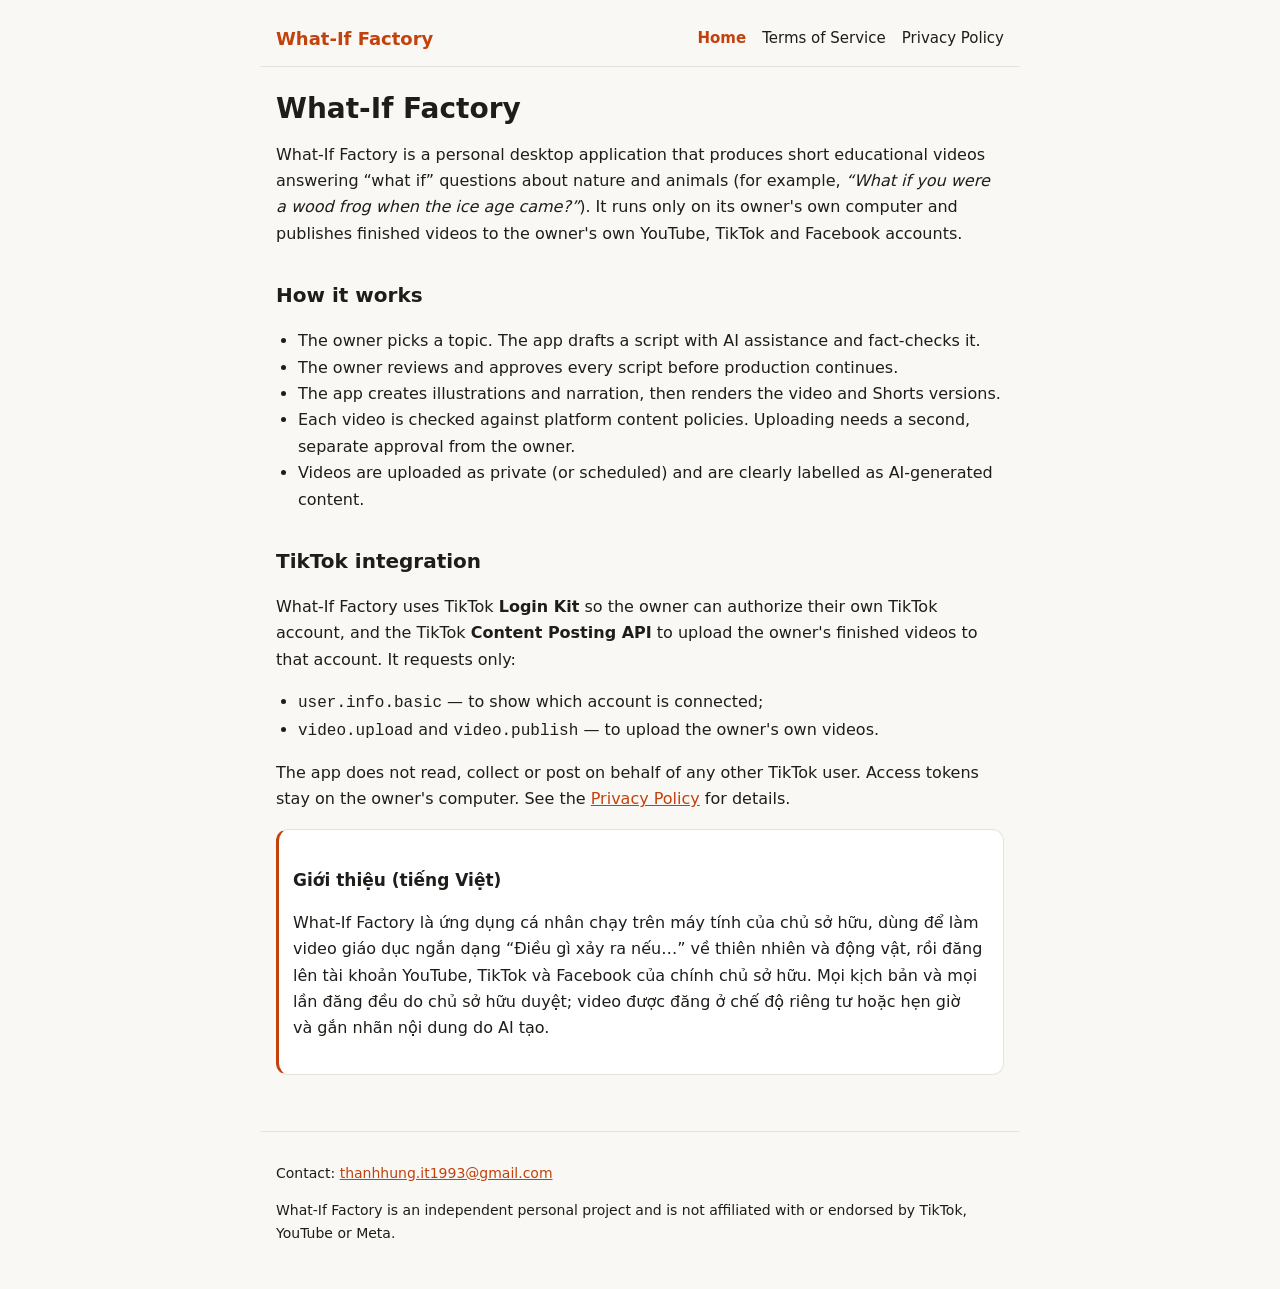
<file: index.html>
<!doctype html>
<html lang="en">
<head>
  <meta charset="utf-8">
  <meta name="viewport" content="width=device-width, initial-scale=1">
  <title>What-If Factory</title>
  <meta name="description" content="What-If Factory is a personal desktop tool that produces short educational &quot;what if&quot; animated videos and publishes them to the owner's own social media accounts.">
  <link rel="icon" type="image/png" href="app-icon-1024.png">
  <link rel="stylesheet" href="style.css">
</head>
<body>
  <header>
    <a class="brand" href="./">What-If Factory</a>
    <nav>
      <a href="./" aria-current="page">Home</a>
      <a href="terms.html">Terms of Service</a>
      <a href="privacy.html">Privacy Policy</a>
    </nav>
  </header>
  <main>
    <h1>What-If Factory</h1>
    <p>What-If Factory is a personal desktop application that produces short educational videos answering
      &ldquo;what if&rdquo; questions about nature and animals (for example, <em>&ldquo;What if you were a wood frog when the ice age came?&rdquo;</em>).
      It runs only on its owner's own computer and publishes finished videos to the owner's own YouTube, TikTok and Facebook accounts.</p>

    <h2>How it works</h2>
    <ul>
      <li>The owner picks a topic. The app drafts a script with AI assistance and fact-checks it.</li>
      <li>The owner reviews and approves every script before production continues.</li>
      <li>The app creates illustrations and narration, then renders the video and Shorts versions.</li>
      <li>Each video is checked against platform content policies. Uploading needs a second, separate approval from the owner.</li>
      <li>Videos are uploaded as private (or scheduled) and are clearly labelled as AI-generated content.</li>
    </ul>

    <h2>TikTok integration</h2>
    <p>What-If Factory uses TikTok <strong>Login Kit</strong> so the owner can authorize their own TikTok account, and the
      TikTok <strong>Content Posting API</strong> to upload the owner's finished videos to that account. It requests only:</p>
    <ul>
      <li><code>user.info.basic</code> &mdash; to show which account is connected;</li>
      <li><code>video.upload</code> and <code>video.publish</code> &mdash; to upload the owner's own videos.</li>
    </ul>
    <p>The app does not read, collect or post on behalf of any other TikTok user. Access tokens stay on the owner's computer.
      See the <a href="privacy.html">Privacy Policy</a> for details.</p>

    <div class="card vi" lang="vi">
      <h3>Giới thiệu (tiếng Việt)</h3>
      <p>What-If Factory là ứng dụng cá nhân chạy trên máy tính của chủ sở hữu, dùng để làm video giáo dục ngắn dạng
        &ldquo;Điều gì xảy ra nếu…&rdquo; về thiên nhiên và động vật, rồi đăng lên tài khoản YouTube, TikTok và Facebook của chính chủ sở hữu.
        Mọi kịch bản và mọi lần đăng đều do chủ sở hữu duyệt; video được đăng ở chế độ riêng tư hoặc hẹn giờ và gắn nhãn nội dung do AI tạo.</p>
    </div>
  </main>
  <footer>
    <p>Contact: <a href="mailto:thanhhung.it1993@gmail.com">thanhhung.it1993@gmail.com</a></p>
    <p>What-If Factory is an independent personal project and is not affiliated with or endorsed by TikTok, YouTube or Meta.</p>
  </footer>
</body>
</html>
</file>
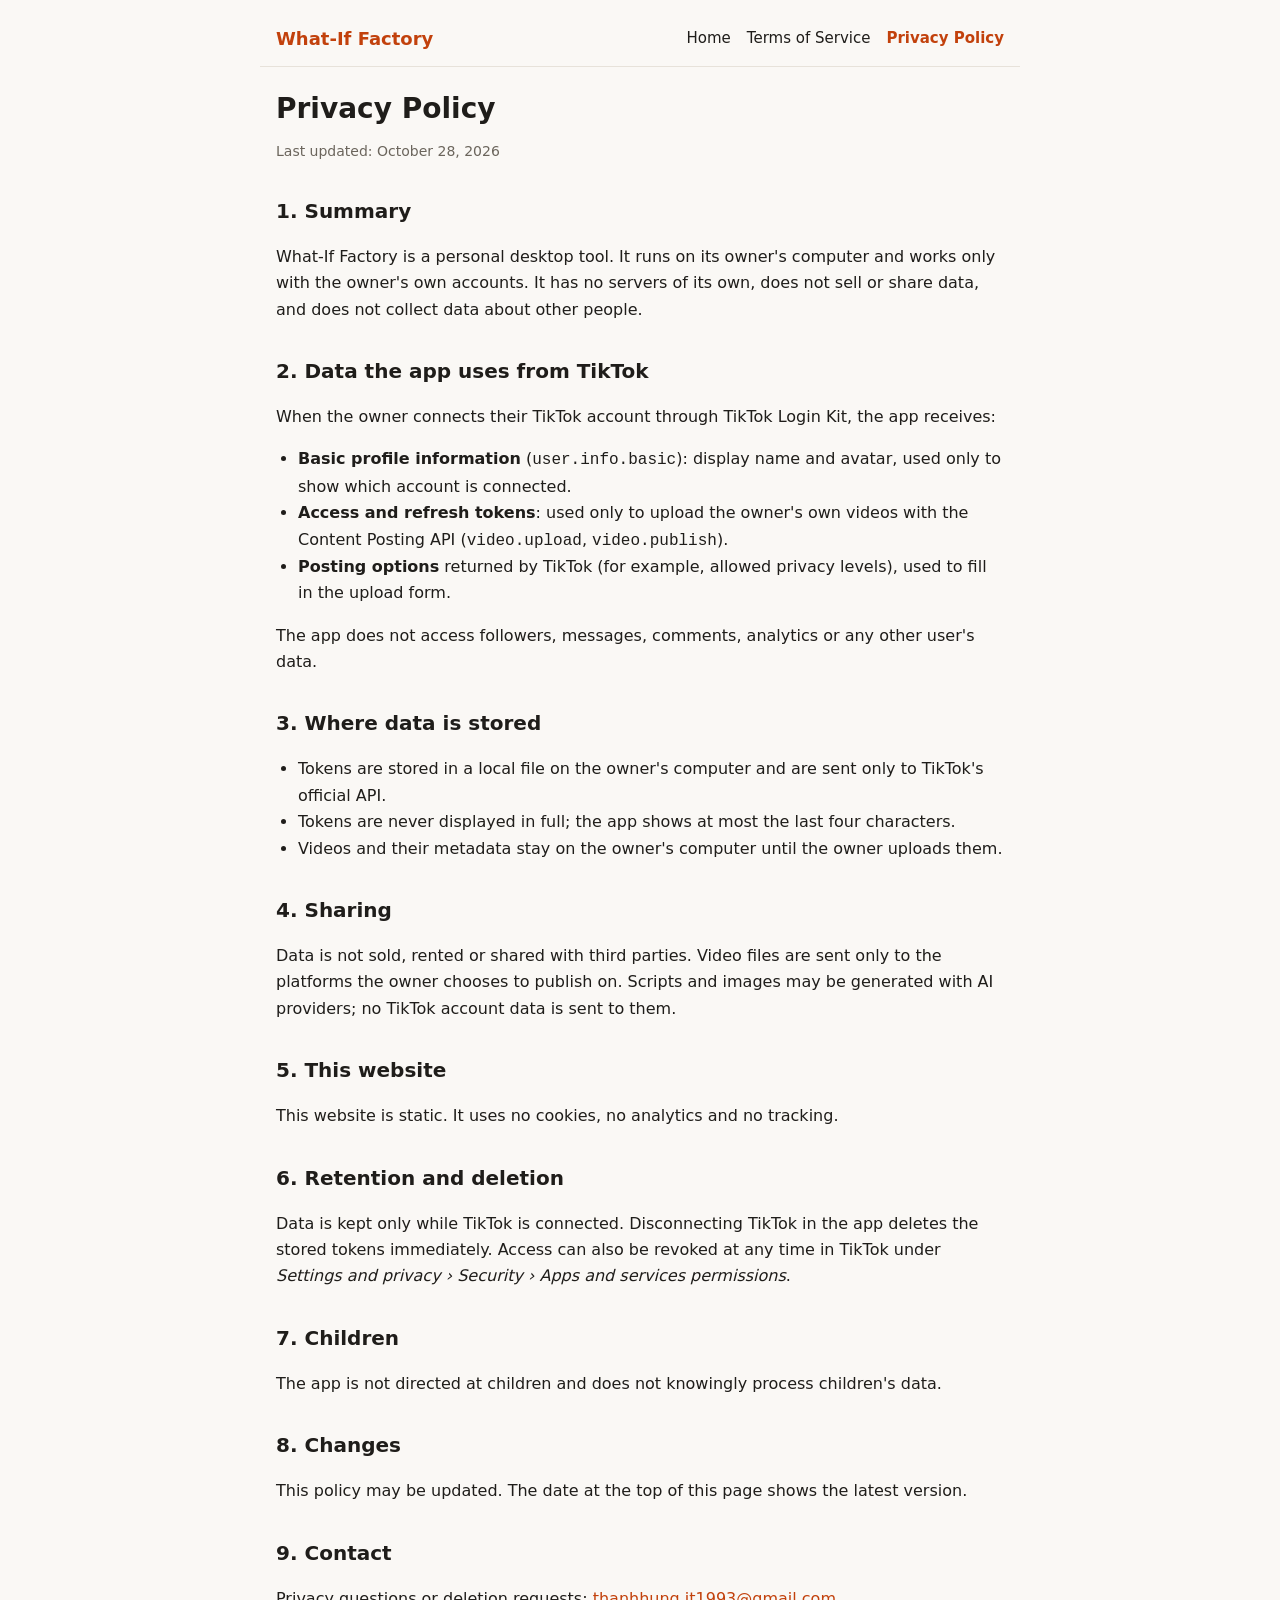
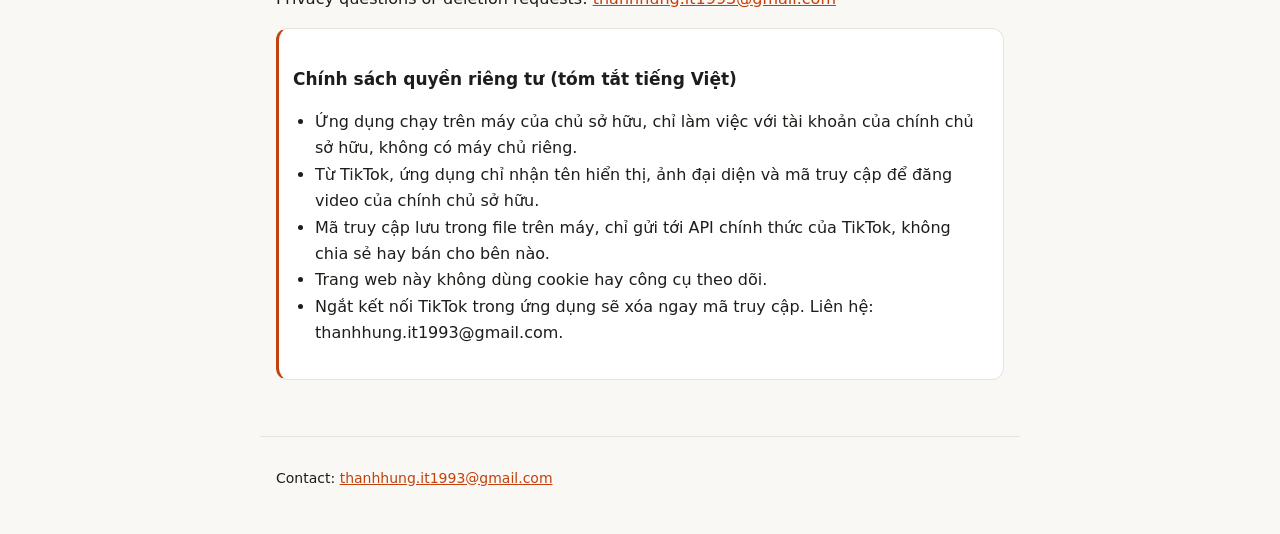
<file: privacy.html>
<!doctype html>
<html lang="en">
<head>
  <meta charset="utf-8">
  <meta name="viewport" content="width=device-width, initial-scale=1">
  <title>Privacy Policy · What-If Factory</title>
  <meta name="description" content="Privacy Policy for What-If Factory: what data the app uses, where it is stored and how to remove it.">
  <link rel="icon" type="image/png" href="app-icon-1024.png">
  <link rel="stylesheet" href="style.css">
</head>
<body>
  <header>
    <a class="brand" href="./">What-If Factory</a>
    <nav>
      <a href="./">Home</a>
      <a href="terms.html">Terms of Service</a>
      <a href="privacy.html" aria-current="page">Privacy Policy</a>
    </nav>
  </header>
  <main>
    <h1>Privacy Policy</h1>
    <p class="muted">Last updated: October 28, 2026</p>

    <h2>1. Summary</h2>
    <p>What-If Factory is a personal desktop tool. It runs on its owner's computer and works only with the owner's own accounts.
      It has no servers of its own, does not sell or share data, and does not collect data about other people.</p>

    <h2>2. Data the app uses from TikTok</h2>
    <p>When the owner connects their TikTok account through TikTok Login Kit, the app receives:</p>
    <ul>
      <li><strong>Basic profile information</strong> (<code>user.info.basic</code>): display name and avatar, used only to show which account is connected.</li>
      <li><strong>Access and refresh tokens</strong>: used only to upload the owner's own videos with the Content Posting API (<code>video.upload</code>, <code>video.publish</code>).</li>
      <li><strong>Posting options</strong> returned by TikTok (for example, allowed privacy levels), used to fill in the upload form.</li>
    </ul>
    <p>The app does not access followers, messages, comments, analytics or any other user's data.</p>

    <h2>3. Where data is stored</h2>
    <ul>
      <li>Tokens are stored in a local file on the owner's computer and are sent only to TikTok's official API.</li>
      <li>Tokens are never displayed in full; the app shows at most the last four characters.</li>
      <li>Videos and their metadata stay on the owner's computer until the owner uploads them.</li>
    </ul>

    <h2>4. Sharing</h2>
    <p>Data is not sold, rented or shared with third parties. Video files are sent only to the platforms the owner chooses to publish on.
      Scripts and images may be generated with AI providers; no TikTok account data is sent to them.</p>

    <h2>5. This website</h2>
    <p>This website is static. It uses no cookies, no analytics and no tracking.</p>

    <h2>6. Retention and deletion</h2>
    <p>Data is kept only while TikTok is connected. Disconnecting TikTok in the app deletes the stored tokens immediately.
      Access can also be revoked at any time in TikTok under <em>Settings and privacy &rsaquo; Security &rsaquo; Apps and services permissions</em>.</p>

    <h2>7. Children</h2>
    <p>The app is not directed at children and does not knowingly process children's data.</p>

    <h2>8. Changes</h2>
    <p>This policy may be updated. The date at the top of this page shows the latest version.</p>

    <h2>9. Contact</h2>
    <p>Privacy questions or deletion requests: <a href="mailto:thanhhung.it1993@gmail.com">thanhhung.it1993@gmail.com</a></p>

    <div class="card vi" lang="vi">
      <h3>Chính sách quyền riêng tư (tóm tắt tiếng Việt)</h3>
      <ul>
        <li>Ứng dụng chạy trên máy của chủ sở hữu, chỉ làm việc với tài khoản của chính chủ sở hữu, không có máy chủ riêng.</li>
        <li>Từ TikTok, ứng dụng chỉ nhận tên hiển thị, ảnh đại diện và mã truy cập để đăng video của chính chủ sở hữu.</li>
        <li>Mã truy cập lưu trong file trên máy, chỉ gửi tới API chính thức của TikTok, không chia sẻ hay bán cho bên nào.</li>
        <li>Trang web này không dùng cookie hay công cụ theo dõi.</li>
        <li>Ngắt kết nối TikTok trong ứng dụng sẽ xóa ngay mã truy cập. Liên hệ: thanhhung.it1993@gmail.com.</li>
      </ul>
    </div>
  </main>
  <footer>
    <p>Contact: <a href="mailto:thanhhung.it1993@gmail.com">thanhhung.it1993@gmail.com</a></p>
  </footer>
</body>
</html>
</file>
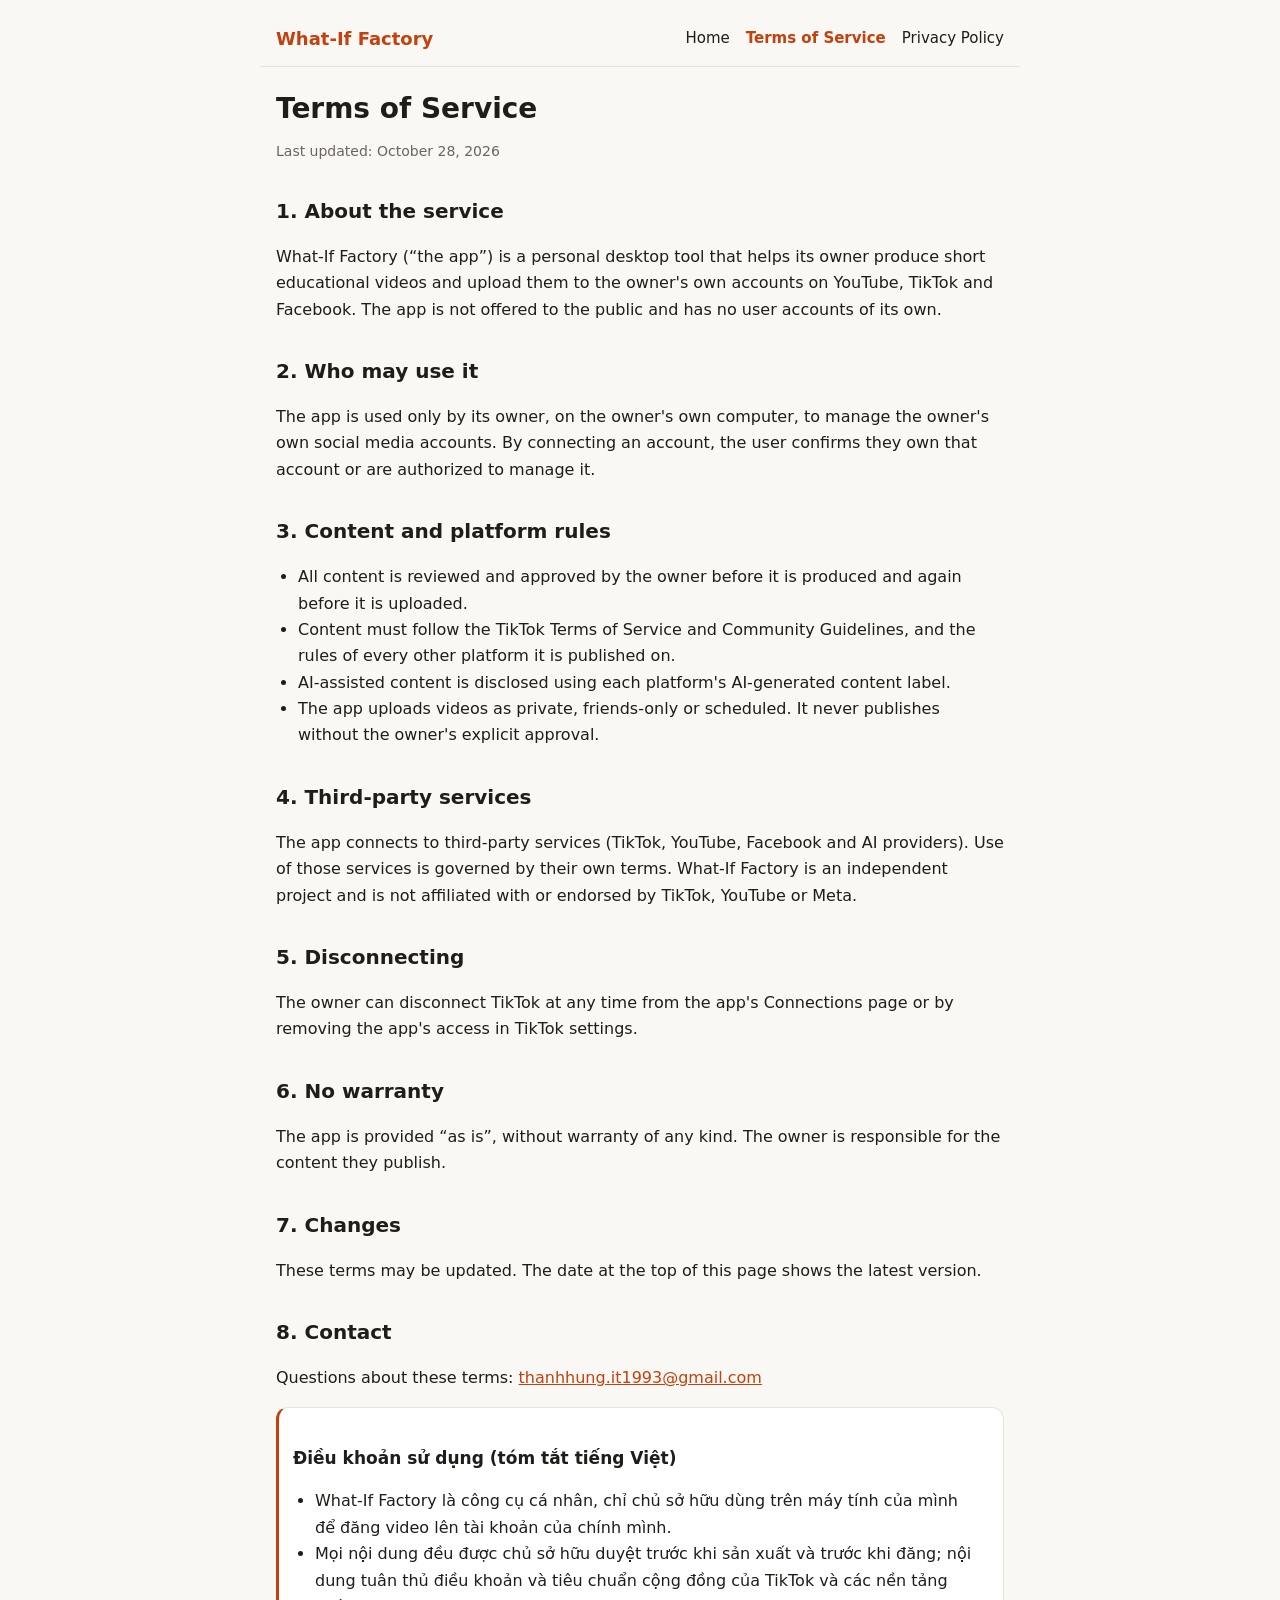
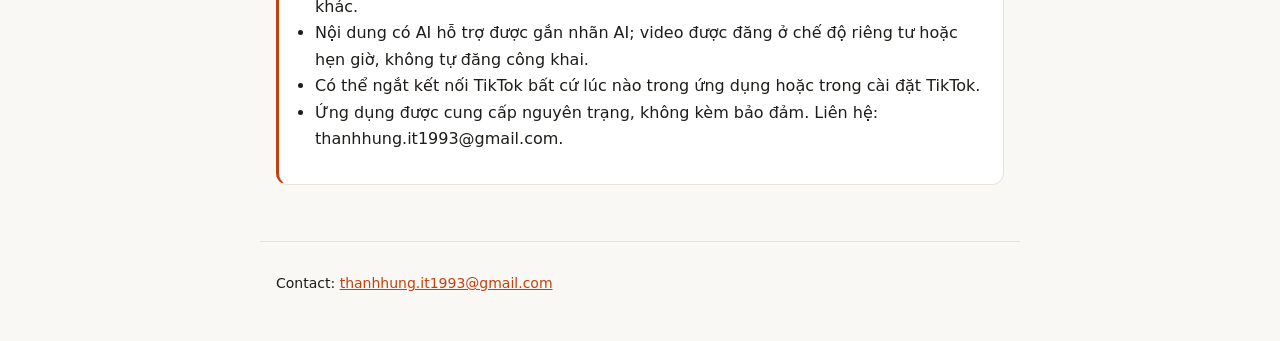
<file: terms.html>
<!doctype html>
<html lang="en">
<head>
  <meta charset="utf-8">
  <meta name="viewport" content="width=device-width, initial-scale=1">
  <title>Terms of Service · What-If Factory</title>
  <meta name="description" content="Terms of Service for What-If Factory, a personal video production and publishing tool.">
  <link rel="icon" type="image/png" href="app-icon-1024.png">
  <link rel="stylesheet" href="style.css">
</head>
<body>
  <header>
    <a class="brand" href="./">What-If Factory</a>
    <nav>
      <a href="./">Home</a>
      <a href="terms.html" aria-current="page">Terms of Service</a>
      <a href="privacy.html">Privacy Policy</a>
    </nav>
  </header>
  <main>
    <h1>Terms of Service</h1>
    <p class="muted">Last updated: October 28, 2026</p>

    <h2>1. About the service</h2>
    <p>What-If Factory (&ldquo;the app&rdquo;) is a personal desktop tool that helps its owner produce short educational videos and
      upload them to the owner's own accounts on YouTube, TikTok and Facebook. The app is not offered to the public and has no user accounts of its own.</p>

    <h2>2. Who may use it</h2>
    <p>The app is used only by its owner, on the owner's own computer, to manage the owner's own social media accounts.
      By connecting an account, the user confirms they own that account or are authorized to manage it.</p>

    <h2>3. Content and platform rules</h2>
    <ul>
      <li>All content is reviewed and approved by the owner before it is produced and again before it is uploaded.</li>
      <li>Content must follow the TikTok Terms of Service and Community Guidelines, and the rules of every other platform it is published on.</li>
      <li>AI-assisted content is disclosed using each platform's AI-generated content label.</li>
      <li>The app uploads videos as private, friends-only or scheduled. It never publishes without the owner's explicit approval.</li>
    </ul>

    <h2>4. Third-party services</h2>
    <p>The app connects to third-party services (TikTok, YouTube, Facebook and AI providers). Use of those services is governed by their own terms.
      What-If Factory is an independent project and is not affiliated with or endorsed by TikTok, YouTube or Meta.</p>

    <h2>5. Disconnecting</h2>
    <p>The owner can disconnect TikTok at any time from the app's Connections page or by removing the app's access in TikTok settings.</p>

    <h2>6. No warranty</h2>
    <p>The app is provided &ldquo;as is&rdquo;, without warranty of any kind. The owner is responsible for the content they publish.</p>

    <h2>7. Changes</h2>
    <p>These terms may be updated. The date at the top of this page shows the latest version.</p>

    <h2>8. Contact</h2>
    <p>Questions about these terms: <a href="mailto:thanhhung.it1993@gmail.com">thanhhung.it1993@gmail.com</a></p>

    <div class="card vi" lang="vi">
      <h3>Điều khoản sử dụng (tóm tắt tiếng Việt)</h3>
      <ul>
        <li>What-If Factory là công cụ cá nhân, chỉ chủ sở hữu dùng trên máy tính của mình để đăng video lên tài khoản của chính mình.</li>
        <li>Mọi nội dung đều được chủ sở hữu duyệt trước khi sản xuất và trước khi đăng; nội dung tuân thủ điều khoản và tiêu chuẩn cộng đồng của TikTok và các nền tảng khác.</li>
        <li>Nội dung có AI hỗ trợ được gắn nhãn AI; video được đăng ở chế độ riêng tư hoặc hẹn giờ, không tự đăng công khai.</li>
        <li>Có thể ngắt kết nối TikTok bất cứ lúc nào trong ứng dụng hoặc trong cài đặt TikTok.</li>
        <li>Ứng dụng được cung cấp nguyên trạng, không kèm bảo đảm. Liên hệ: thanhhung.it1993@gmail.com.</li>
      </ul>
    </div>
  </main>
  <footer>
    <p>Contact: <a href="mailto:thanhhung.it1993@gmail.com">thanhhung.it1993@gmail.com</a></p>
  </footer>
</body>
</html>
</file>
<file: style.css>
:root {
  --bg: #faf8f5;
  --fg: #1f1d1a;
  --muted: #6b655c;
  --accent: #c2410c;
  --card: #ffffff;
  --line: #e7e2da;
}
@media (prefers-color-scheme: dark) {
  :root {
    --bg: #171513;
    --fg: #ede9e3;
    --muted: #a39b8f;
    --accent: #f97316;
    --card: #211e1b;
    --line: #36312b;
  }
}
* { box-sizing: border-box; }
body {
  margin: 0;
  background: var(--bg);
  color: var(--fg);
  font: 16px/1.65 system-ui, -apple-system, "Segoe UI", Roboto, sans-serif;
}
header, main, footer { max-width: 760px; margin: 0 auto; padding: 0 16px; }
header { display: flex; flex-wrap: wrap; gap: 8px 20px; align-items: center; justify-content: space-between; padding-top: 24px; padding-bottom: 12px; border-bottom: 1px solid var(--line); }
header .brand { font-weight: 700; font-size: 18px; color: var(--accent); text-decoration: none; }
nav { display: flex; gap: 16px; flex-wrap: wrap; }
nav a { color: var(--fg); text-decoration: none; font-size: 15px; }
nav a[aria-current="page"] { color: var(--accent); font-weight: 600; }
main { padding-top: 24px; padding-bottom: 40px; }
h1 { font-size: 28px; line-height: 1.25; margin: 0 0 8px; }
h2 { font-size: 20px; margin: 32px 0 8px; }
h3 { font-size: 17px; margin: 20px 0 6px; }
p, li { color: var(--fg); }
.muted { color: var(--muted); font-size: 14px; }
.card { background: var(--card); border: 1px solid var(--line); border-radius: 12px; padding: 16px 20px; margin: 16px 0; }
.vi { border-left: 3px solid var(--accent); padding-left: 14px; }
a { color: var(--accent); }
ul { padding-left: 22px; }
footer { padding-top: 16px; padding-bottom: 32px; border-top: 1px solid var(--line); color: var(--muted); font-size: 14px; }
</file>
